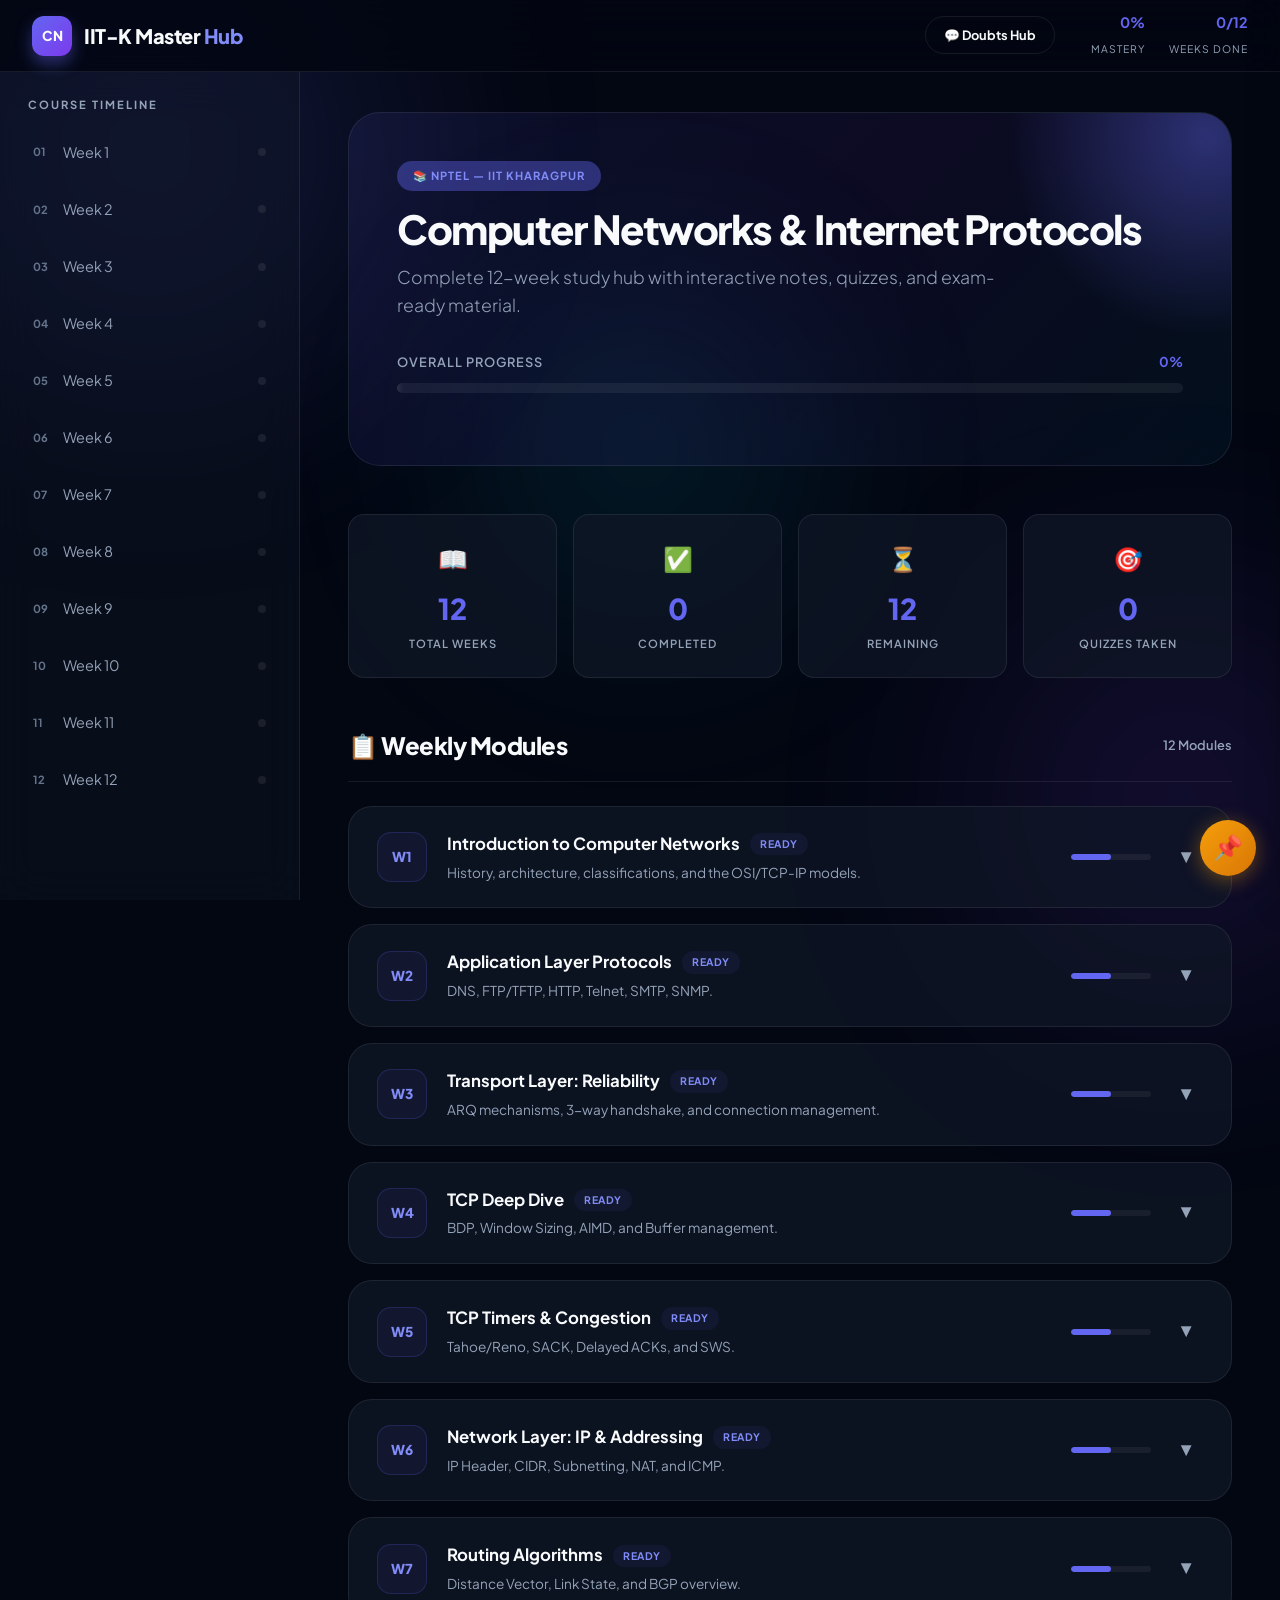
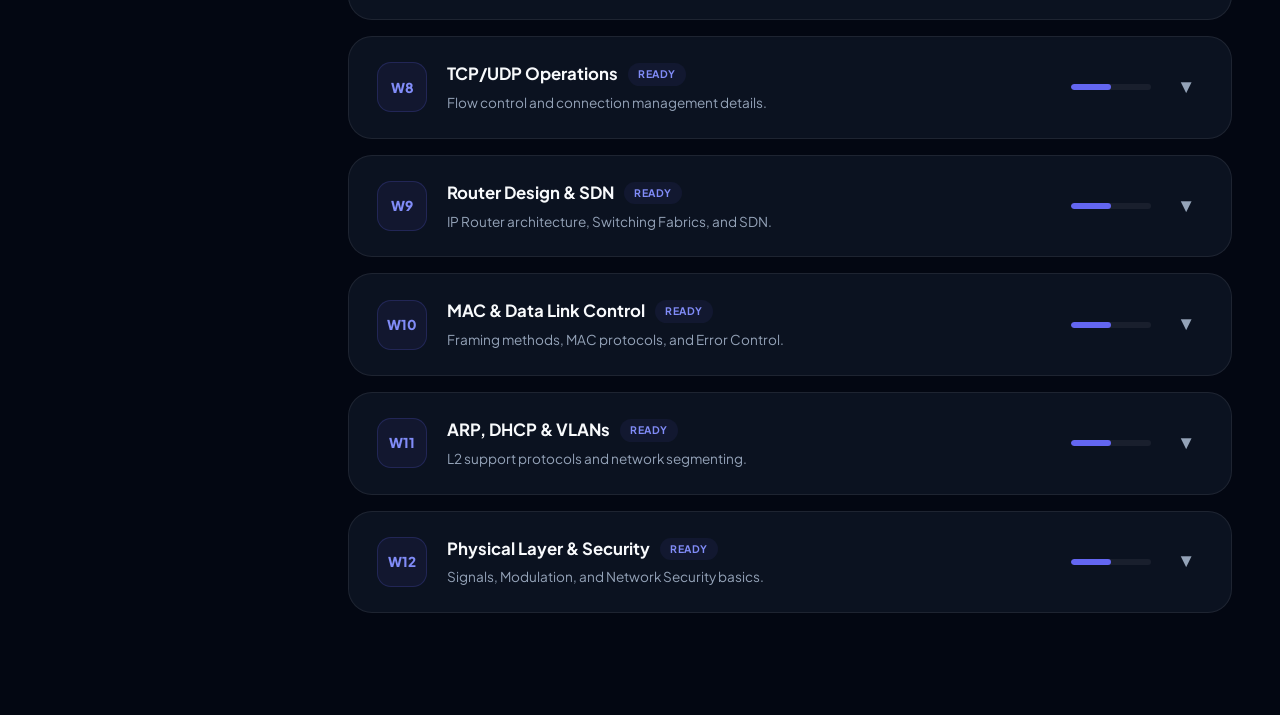
<file: index.html>
<!DOCTYPE html>
<html lang="en">

<head>
    <meta charset="UTF-8">
    <meta name="viewport" content="width=device-width, initial-scale=1.0">
    <title>NPTEL Computer Networking — Exam Master Hub</title>
    <meta name="description"
        content="NPTEL Computer Networks & Internet Protocols — IIT Kharagpur. Complete 12-week study hub with notes, quizzes, and exam preparation.">
    <style>
        @import url('https://fonts.googleapis.com/css2?family=Plus+Jakarta+Sans:wght@300;400;500;600;700;800&family=JetBrains+Mono:wght@400;500&display=swap');

        :root {
            --bg: #030712;
            --bg-card: rgba(17, 24, 39, 0.7);
            --bg-card-hover: rgba(24, 32, 50, 0.85);
            --accent: #6366f1;
            --accent-light: #818cf8;
            --accent-glow: rgba(99, 102, 241, 0.4);
            --accent-subtle: rgba(99, 102, 241, 0.08);
            --text: #f8fafc;
            --text-dim: #94a3b8;
            --text-muted: #64748b;
            --border: rgba(255, 255, 255, 0.08);
            --border-hover: rgba(255, 255, 255, 0.15);
            --green: #10b981;
            --green-glow: rgba(16, 185, 129, 0.3);
            --red: #ef4444;
            --gold: #f59e0b;
            --gold-subtle: rgba(245, 158, 11, 0.1);
            --cyan: #06b6d4;
            --glass: blur(20px);
            --font: 'Plus Jakarta Sans', sans-serif;
            --radius-sm: 10px;
            --radius-md: 16px;
            --radius-lg: 24px;
            --radius-xl: 32px;
        }

        * {
            margin: 0;
            padding: 0;
            box-sizing: border-box;
        }

        body {
            font-family: var(--font);
            background: var(--bg);
            color: var(--text);
            min-height: 100vh;
            overflow-x: hidden;
            line-height: 1.6;
        }

        /* ── BACKGROUND ORBS ── */
        .bg-orb {
            position: fixed;
            border-radius: 50%;
            filter: blur(120px);
            z-index: -1;
            opacity: 0.15;
            pointer-events: none;
        }

        .orb-1 {
            width: 500px;
            height: 500px;
            background: var(--accent);
            top: -100px;
            left: -100px;
            animation: orbFloat 20s ease-in-out infinite;
        }

        .orb-2 {
            width: 400px;
            height: 400px;
            background: #7c3aed;
            bottom: -100px;
            right: -100px;
            animation: orbFloat 25s ease-in-out infinite reverse;
        }

        .orb-3 {
            width: 300px;
            height: 300px;
            background: var(--cyan);
            top: 50%;
            left: 50%;
            transform: translate(-50%, -50%);
            animation: orbFloat 30s ease-in-out infinite;
        }

        @keyframes orbFloat {

            0%,
            100% {
                transform: translate(0, 0);
            }

            33% {
                transform: translate(30px, -30px);
            }

            66% {
                transform: translate(-20px, 20px);
            }
        }

        /* ── NAVIGATION ── */
        .nav {
            position: fixed;
            top: 0;
            left: 0;
            width: 100%;
            height: 72px;
            background: rgba(3, 7, 18, 0.85);
            backdrop-filter: var(--glass);
            border-bottom: 1px solid var(--border);
            z-index: 1000;
            display: flex;
            align-items: center;
            justify-content: space-between;
            padding: 0 32px;
        }

        .logo {
            display: flex;
            align-items: center;
            gap: 12px;
            font-weight: 800;
            font-size: 1.25rem;
            letter-spacing: -0.5px;
            cursor: pointer;
        }

        .logo-box {
            width: 40px;
            height: 40px;
            background: linear-gradient(135deg, var(--accent), #7c3aed);
            border-radius: 12px;
            display: flex;
            align-items: center;
            justify-content: center;
            box-shadow: 0 8px 16px var(--accent-glow);
            font-size: 0.85rem;
            font-weight: 800;
        }

        .logo-text span {
            color: var(--accent-light);
        }

        .nav-right {
            display: flex;
            align-items: center;
            gap: 24px;
        }

        .nav-stats {
            display: flex;
            gap: 24px;
        }

        .stat {
            text-align: right;
        }

        .stat-val {
            font-size: 0.9rem;
            font-weight: 700;
            color: var(--accent);
            display: block;
        }

        .stat-label {
            font-size: 0.65rem;
            color: var(--text-dim);
            text-transform: uppercase;
            letter-spacing: 1px;
        }

        /* ── HAMBURGER ── */
        .hamburger {
            display: none;
            width: 42px;
            height: 42px;
            border: 1px solid var(--border);
            border-radius: var(--radius-sm);
            background: transparent;
            cursor: pointer;
            flex-direction: column;
            align-items: center;
            justify-content: center;
            gap: 5px;
        }

        .hamburger span {
            display: block;
            width: 20px;
            height: 2px;
            background: var(--text);
            border-radius: 2px;
            transition: 0.3s;
        }

        .hamburger.active span:nth-child(1) {
            transform: rotate(45deg) translate(5px, 5px);
        }

        .hamburger.active span:nth-child(2) {
            opacity: 0;
        }

        .hamburger.active span:nth-child(3) {
            transform: rotate(-45deg) translate(5px, -5px);
        }

        /* ── LAYOUT ── */
        .layout {
            display: flex;
            margin-top: 72px;
            min-height: calc(100vh - 72px);
        }

        /* ── SIDEBAR ── */
        .sidebar {
            width: 300px;
            position: fixed;
            top: 72px;
            bottom: 0;
            left: 0;
            border-right: 1px solid var(--border);
            padding: 24px 16px;
            overflow-y: auto;
            background: rgba(17, 24, 39, 0.4);
            backdrop-filter: var(--glass);
            z-index: 100;
            transition: transform 0.35s cubic-bezier(0.4, 0, 0.2, 1);
        }

        .sidebar::-webkit-scrollbar {
            width: 4px;
        }

        .sidebar::-webkit-scrollbar-thumb {
            background: var(--border);
            border-radius: 4px;
        }

        .sidebar-label {
            font-size: 0.7rem;
            font-weight: 700;
            color: var(--text-dim);
            text-transform: uppercase;
            letter-spacing: 2px;
            margin: 24px 0 12px 12px;
        }

        .sidebar-label:first-child {
            margin-top: 0;
        }

        .side-item {
            display: flex;
            align-items: center;
            justify-content: space-between;
            padding: 14px 16px;
            border-radius: 14px;
            color: var(--text-dim);
            cursor: pointer;
            transition: 0.3s;
            margin-bottom: 4px;
            border: 1px solid transparent;
            font-size: 0.9rem;
        }

        .side-item:hover {
            background: rgba(255, 255, 255, 0.03);
            color: #fff;
        }

        .side-item.active {
            background: var(--accent-glow);
            color: #fff;
            border-color: rgba(99, 102, 241, 0.2);
            font-weight: 600;
        }

        .side-item.active .dot {
            background: var(--accent);
        }

        .side-item-left {
            display: flex;
            align-items: center;
            gap: 10px;
        }

        .side-num {
            font-size: 0.7rem;
            font-weight: 700;
            color: var(--text-muted);
            min-width: 20px;
        }

        .side-item.active .side-num {
            color: var(--accent-light);
        }

        .dot {
            width: 8px;
            height: 8px;
            border-radius: 50%;
            background: var(--border);
            transition: 0.3s;
        }

        .side-item.done .dot {
            background: var(--green);
            box-shadow: 0 0 10px var(--green);
        }

        /* ── OVERLAY ── */
        .sidebar-overlay {
            display: none;
            position: fixed;
            top: 72px;
            left: 0;
            right: 0;
            bottom: 0;
            background: rgba(0, 0, 0, 0.6);
            z-index: 99;
            backdrop-filter: blur(4px);
        }

        /* ── CONTENT ── */
        .content {
            flex: 1;
            margin-left: 300px;
            padding: 40px 48px 100px;
            max-width: 1100px;
        }

        /* ── HERO SECTION ── */
        .hero-section {
            margin-bottom: 48px;
            padding: 48px;
            background: linear-gradient(135deg, rgba(99, 102, 241, 0.1), rgba(124, 58, 237, 0.08), rgba(6, 182, 212, 0.05));
            border: 1px solid var(--border);
            border-radius: var(--radius-xl);
            position: relative;
            overflow: hidden;
        }

        .hero-section::before {
            content: '';
            position: absolute;
            top: -50%;
            right: -20%;
            width: 400px;
            height: 400px;
            background: radial-gradient(circle, var(--accent-glow), transparent 70%);
            z-index: 0;
        }

        .hero-section>* {
            position: relative;
            z-index: 1;
        }

        .hero-badge {
            display: inline-block;
            padding: 6px 16px;
            background: var(--accent-glow);
            color: var(--accent-light);
            border-radius: 99px;
            font-size: 0.7rem;
            font-weight: 700;
            text-transform: uppercase;
            letter-spacing: 1px;
            margin-bottom: 16px;
        }

        .hero-title {
            font-size: 2.5rem;
            font-weight: 800;
            margin-bottom: 12px;
            letter-spacing: -1.5px;
            line-height: 1.1;
        }

        .hero-subtitle {
            font-size: 1.1rem;
            color: var(--text-dim);
            margin-bottom: 32px;
            font-weight: 300;
            max-width: 600px;
        }

        /* ── OVERALL PROGRESS BAR ── */
        .master-progress {
            margin-bottom: 24px;
        }

        .progress-header {
            display: flex;
            justify-content: space-between;
            align-items: center;
            margin-bottom: 10px;
        }

        .progress-title {
            font-size: 0.8rem;
            font-weight: 600;
            color: var(--text-dim);
            text-transform: uppercase;
            letter-spacing: 1px;
        }

        .progress-value {
            font-size: 0.85rem;
            font-weight: 700;
            color: var(--accent);
        }

        .progress-track {
            width: 100%;
            height: 10px;
            background: rgba(255, 255, 255, 0.06);
            border-radius: 99px;
            overflow: hidden;
            position: relative;
        }

        .progress-fill {
            height: 100%;
            border-radius: 99px;
            transition: width 0.8s cubic-bezier(0.4, 0, 0.2, 1);
            background: linear-gradient(90deg, var(--accent), #7c3aed, var(--cyan));
            background-size: 200% 100%;
            animation: shimmer 3s ease-in-out infinite;
            position: relative;
        }

        .progress-fill::after {
            content: '';
            position: absolute;
            top: 0;
            right: 0;
            width: 20px;
            height: 100%;
            background: rgba(255, 255, 255, 0.3);
            border-radius: 99px;
            filter: blur(4px);
        }

        @keyframes shimmer {
            0% {
                background-position: 200% 0;
            }

            100% {
                background-position: -200% 0;
            }
        }

        /* ── STATS ROW ── */
        .stats-row {
            display: grid;
            grid-template-columns: repeat(4, 1fr);
            gap: 16px;
            margin-bottom: 48px;
        }

        .stat-card {
            background: var(--bg-card);
            border: 1px solid var(--border);
            border-radius: var(--radius-md);
            padding: 24px;
            text-align: center;
            transition: 0.3s;
        }

        .stat-card:hover {
            border-color: var(--border-hover);
            transform: translateY(-2px);
        }

        .stat-card-icon {
            font-size: 1.5rem;
            margin-bottom: 8px;
        }

        .stat-card-value {
            font-size: 1.8rem;
            font-weight: 800;
            color: var(--accent);
            margin-bottom: 4px;
        }

        .stat-card-label {
            font-size: 0.7rem;
            color: var(--text-dim);
            text-transform: uppercase;
            letter-spacing: 1px;
            font-weight: 600;
        }

        /* ── WEEKS SECTION TITLE ── */
        .section-header {
            display: flex;
            align-items: center;
            justify-content: space-between;
            margin-bottom: 24px;
            padding-bottom: 16px;
            border-bottom: 1px solid var(--border);
        }

        .section-title {
            font-size: 1.5rem;
            font-weight: 800;
            letter-spacing: -0.5px;
        }

        .section-count {
            font-size: 0.8rem;
            color: var(--text-dim);
            font-weight: 600;
        }

        /* ── WEEK CARDS GRID ── */
        .weeks-grid {
            display: flex;
            flex-direction: column;
            gap: 16px;
        }

        .week-card {
            background: var(--bg-card);
            border: 1px solid var(--border);
            border-radius: var(--radius-lg);
            overflow: hidden;
            transition: 0.3s;
            cursor: pointer;
            position: relative;
        }

        .week-card:hover {
            border-color: var(--border-hover);
            background: var(--bg-card-hover);
        }

        .week-card.expanded {
            cursor: default;
        }

        .week-card.completed {
            border-left: 3px solid var(--green);
        }

        .week-card.not-available {
            opacity: 0.5;
        }

        /* Week Card Header (always visible) */
        .week-header {
            display: flex;
            align-items: center;
            gap: 20px;
            padding: 24px 28px;
            position: relative;
        }

        .week-number {
            width: 50px;
            height: 50px;
            border-radius: 14px;
            display: flex;
            align-items: center;
            justify-content: center;
            font-weight: 800;
            font-size: 0.85rem;
            flex-shrink: 0;
            transition: 0.3s;
        }

        .week-number.available {
            background: var(--accent-subtle);
            color: var(--accent-light);
            border: 1px solid rgba(99, 102, 241, 0.2);
        }

        .week-number.done {
            background: rgba(16, 185, 129, 0.1);
            color: var(--green);
            border: 1px solid rgba(16, 185, 129, 0.2);
        }

        .week-number.unavailable {
            background: rgba(255, 255, 255, 0.03);
            color: var(--text-muted);
            border: 1px solid var(--border);
        }

        .week-info {
            flex: 1;
            min-width: 0;
        }

        .week-title-row {
            display: flex;
            align-items: center;
            gap: 10px;
            flex-wrap: wrap;
            margin-bottom: 4px;
        }

        .week-name {
            font-size: 1.05rem;
            font-weight: 700;
            white-space: nowrap;
            overflow: hidden;
            text-overflow: ellipsis;
        }

        .week-status-badge {
            display: inline-flex;
            align-items: center;
            gap: 4px;
            padding: 3px 10px;
            border-radius: 99px;
            font-size: 0.65rem;
            font-weight: 700;
            text-transform: uppercase;
            letter-spacing: 0.5px;
            flex-shrink: 0;
        }

        .badge-completed {
            background: rgba(16, 185, 129, 0.12);
            color: var(--green);
        }

        .badge-available {
            background: var(--accent-subtle);
            color: var(--accent-light);
        }

        .badge-unavailable {
            background: rgba(255, 255, 255, 0.04);
            color: var(--text-muted);
        }

        .week-desc {
            font-size: 0.85rem;
            color: var(--text-dim);
            white-space: nowrap;
            overflow: hidden;
            text-overflow: ellipsis;
        }

        /* Week mini progress */
        .week-mini-progress {
            width: 80px;
            height: 6px;
            background: rgba(255, 255, 255, 0.06);
            border-radius: 99px;
            overflow: hidden;
            flex-shrink: 0;
        }

        .week-mini-fill {
            height: 100%;
            border-radius: 99px;
            transition: width 0.5s ease;
        }

        .week-mini-fill.done {
            background: var(--green);
            width: 100%;
        }

        .week-mini-fill.partial {
            background: var(--accent);
            width: 50%;
        }

        .week-mini-fill.none {
            background: transparent;
            width: 0%;
        }

        /* Expand arrow */
        .week-arrow {
            width: 32px;
            height: 32px;
            border-radius: 8px;
            display: flex;
            align-items: center;
            justify-content: center;
            color: var(--text-dim);
            transition: 0.3s;
            flex-shrink: 0;
            font-size: 0.9rem;
        }

        .week-card.expanded .week-arrow {
            transform: rotate(180deg);
            color: var(--accent);
        }

        /* Week Card Body (expandable) */
        .week-body {
            max-height: 0;
            overflow: hidden;
            transition: max-height 0.45s cubic-bezier(0.4, 0, 0.2, 1);
        }

        .week-card.expanded .week-body {
            max-height: 1000px;
        }

        .week-body-inner {
            padding: 0 28px 28px;
            border-top: 1px solid var(--border);
            padding-top: 24px;
        }

        /* ── RESOURCES IN WEEK BODY ── */
        .res-grid {
            display: grid;
            grid-template-columns: 1fr 1fr;
            gap: 14px;
            margin-bottom: 24px;
        }

        .res-item {
            background: rgba(255, 255, 255, 0.02);
            border: 1px solid var(--border);
            border-radius: var(--radius-md);
            padding: 20px;
            display: flex;
            align-items: center;
            gap: 16px;
            cursor: pointer;
            transition: 0.3s;
            text-decoration: none;
            color: inherit;
        }

        .res-item:hover {
            border-color: var(--accent);
            background: rgba(255, 255, 255, 0.05);
            transform: translateY(-2px);
        }

        .res-item.disabled {
            pointer-events: none;
            opacity: 0.4;
        }

        .res-icon {
            width: 48px;
            height: 48px;
            border-radius: 12px;
            display: flex;
            align-items: center;
            justify-content: center;
            font-size: 1.3rem;
            flex-shrink: 0;
        }

        .res-icon.notes {
            background: rgba(99, 102, 241, 0.1);
            color: var(--accent);
        }

        .res-icon.slides {
            background: var(--gold-subtle);
            color: var(--gold);
        }

        .res-info h4 {
            margin-bottom: 2px;
            font-weight: 700;
            font-size: 0.9rem;
        }

        .res-info p {
            font-size: 0.78rem;
            color: var(--text-dim);
        }

        /* ── TOPICS ── */
        .topics-section {
            margin-bottom: 24px;
        }

        .topics-label {
            font-size: 0.75rem;
            font-weight: 700;
            color: var(--text-dim);
            text-transform: uppercase;
            letter-spacing: 1.5px;
            margin-bottom: 12px;
        }

        .topics-list {
            display: flex;
            flex-wrap: wrap;
            gap: 8px;
            list-style: none;
        }

        .topic-tag {
            display: inline-flex;
            align-items: center;
            gap: 6px;
            padding: 6px 14px;
            background: rgba(255, 255, 255, 0.03);
            border: 1px solid var(--border);
            border-radius: 99px;
            font-size: 0.78rem;
            color: var(--text-dim);
            transition: 0.2s;
        }

        .topic-tag::before {
            content: '';
            width: 5px;
            height: 5px;
            background: var(--accent);
            border-radius: 50%;
            opacity: 0.6;
        }

        /* ── ACTION BUTTONS ── */
        .week-actions {
            display: flex;
            gap: 12px;
            flex-wrap: wrap;
        }

        .btn {
            display: inline-flex;
            align-items: center;
            gap: 10px;
            padding: 14px 24px;
            border-radius: var(--radius-md);
            font-weight: 700;
            cursor: pointer;
            transition: 0.3s;
            border: none;
            font-family: inherit;
            font-size: 0.88rem;
            text-decoration: none;
        }

        .btn-primary {
            background: var(--accent);
            color: #fff;
            box-shadow: 0 6px 20px var(--accent-glow);
        }

        .btn-primary:hover {
            background: var(--accent-light);
            transform: translateY(-2px);
            box-shadow: 0 10px 28px var(--accent-glow);
        }

        .btn-outline {
            background: transparent;
            border: 1px solid var(--border);
            color: var(--text);
        }

        .btn-outline:hover {
            background: var(--border);
        }

        .btn-green {
            background: rgba(16, 185, 129, 0.12);
            border: 1px solid rgba(16, 185, 129, 0.3);
            color: var(--green);
        }

        .btn-green:hover {
            background: rgba(16, 185, 129, 0.2);
        }

        .btn-sm {
            padding: 10px 18px;
            font-size: 0.8rem;
        }

        /* ── NOT AVAILABLE STATE ── */
        .not-available-msg {
            display: flex;
            align-items: center;
            gap: 12px;
            padding: 16px 20px;
            background: rgba(255, 255, 255, 0.02);
            border: 1px dashed rgba(255, 255, 255, 0.1);
            border-radius: var(--radius-md);
            color: var(--text-muted);
            font-size: 0.85rem;
            margin-bottom: 24px;
        }

        .not-available-msg .na-icon {
            font-size: 1.3rem;
            flex-shrink: 0;
        }

        /* ── VIEW MODES ── */
        .view-syllabus .quiz-view, .view-syllabus .doubts-view {
            display: none;
        }

        .view-quiz .syllabus-view, .view-quiz .doubts-view {
            display: none;
        }

        .view-doubts .syllabus-view, .view-doubts .quiz-view {
            display: none;
        }

        .quiz-card {
            background: var(--bg-card);
            border-radius: var(--radius-xl);
            padding: 60px 40px;
            border: 1px solid var(--border);
            position: relative;
            overflow: hidden;
        }

        .quiz-header {
            display: flex;
            justify-content: space-between;
            align-items: center;
            margin-bottom: 40px;
        }

        .quiz-count {
            font-size: 0.8rem;
            font-weight: 800;
            color: var(--accent);
            text-transform: uppercase;
            letter-spacing: 2px;
        }

        .quiz-close {
            font-size: 1.5rem;
            cursor: pointer;
            opacity: 0.5;
            transition: 0.3s;
        }

        .quiz-close:hover {
            opacity: 1;
        }

        .q-text {
            font-size: 1.6rem;
            font-weight: 700;
            line-height: 1.4;
            margin-bottom: 48px;
        }

        .q-text code {
            font-family: 'JetBrains Mono', monospace;
            background: rgba(255, 255, 255, 0.1);
            padding: 2px 6px;
            border-radius: 4px;
            color: var(--accent);
        }

        .options-list {
            display: grid;
            gap: 14px;
        }

        .option-btn {
            width: 100%;
            text-align: left;
            padding: 20px 28px;
            background: rgba(255, 255, 255, 0.03);
            border: 1px solid var(--border);
            border-radius: 18px;
            color: inherit;
            font-size: 1.05rem;
            cursor: pointer;
            transition: 0.3s;
            font-family: inherit;
        }

        .option-btn:hover:not(.disabled) {
            background: rgba(255, 255, 255, 0.08);
            border-color: rgba(255, 255, 255, 0.2);
        }

        .option-btn.correct {
            background: rgba(16, 185, 129, 0.15);
            border-color: var(--green);
            color: var(--green);
            font-weight: 600;
        }

        .option-btn.wrong {
            background: rgba(239, 68, 68, 0.15);
            border-color: var(--red);
            color: var(--red);
            font-weight: 600;
        }

        .option-btn.disabled {
            pointer-events: none;
            opacity: 0.9;
        }

        .quiz-input {
            width: 100%;
            padding: 18px 24px;
            background: rgba(255, 255, 255, 0.03);
            border: 1px solid var(--border);
            border-radius: 18px;
            color: #fff;
            font-family: inherit;
            font-size: 1.1rem;
            margin-bottom: 24px;
            outline: none;
            transition: 0.3s;
        }

        .quiz-input:focus {
            border-color: var(--accent);
            background: rgba(255, 255, 255, 0.06);
        }

        .quiz-textarea {
            min-height: 140px;
            resize: vertical;
        }

        .feedback-box {
            margin-top: 40px;
            padding: 32px;
            background: rgba(255, 255, 255, 0.02);
            border: 1px solid var(--border);
            border-radius: var(--radius-lg);
            display: none;
            animation: slideUp 0.5s ease;
        }

        .feedback-box.visible {
            display: block;
        }

        .fb-status {
            font-weight: 800;
            margin-bottom: 10px;
            font-size: 1.1rem;
            text-transform: uppercase;
            letter-spacing: 1px;
        }

        .fb-explanation {
            font-size: 1rem;
            color: var(--text-dim);
        }

        .fb-explanation code {
            font-family: 'JetBrains Mono', monospace;
            background: rgba(255, 255, 255, 0.1);
            padding: 2px 6px;
            border-radius: 4px;
            color: var(--accent);
        }

        @keyframes slideUp {
            from {
                opacity: 0;
                transform: translateY(20px);
            }

            to {
                opacity: 1;
                transform: translateY(0);
            }
        }

        .score-view {
            text-align: center;
            padding: 40px;
        }

        .score-circle {
            width: 150px;
            height: 150px;
            border-radius: 50%;
            border: 8px solid var(--accent);
            display: flex;
            align-items: center;
            justify-content: center;
            font-size: 3rem;
            font-weight: 800;
            margin: 0 auto 32px;
            color: var(--accent);
            box-shadow: 0 0 30px var(--accent-glow);
        }

        /* ── MOBILE BOTTOM BAR ── */
        .mobile-bottom-bar {
            display: none;
            position: fixed;
            bottom: 0;
            left: 0;
            right: 0;
            height: 64px;
            background: rgba(3, 7, 18, 0.95);
            backdrop-filter: var(--glass);
            border-top: 1px solid var(--border);
            z-index: 1000;
            padding: 0 16px;
            justify-content: space-around;
            align-items: center;
        }

        .bottom-btn {
            display: flex;
            flex-direction: column;
            align-items: center;
            gap: 4px;
            background: none;
            border: none;
            color: var(--text-dim);
            cursor: pointer;
            font-family: inherit;
            font-size: 0.6rem;
            font-weight: 600;
            text-transform: uppercase;
            letter-spacing: 0.5px;
            padding: 8px 12px;
            border-radius: 10px;
            transition: 0.2s;
        }

        .bottom-btn:hover,
        .bottom-btn.active {
            color: var(--accent);
            background: var(--accent-subtle);
        }

        .bottom-btn-icon {
            font-size: 1.2rem;
        }

        /* ═══════════════════════════
           RESPONSIVE BREAKPOINTS
           ═══════════════════════════ */

        /* Tablet: 768px - 1024px */
        @media (max-width: 1024px) {
            .sidebar {
                transform: translateX(-100%);
            }

            .sidebar.open {
                transform: translateX(0);
            }

            .sidebar-overlay.visible {
                display: block;
            }

            .content {
                margin-left: 0;
                padding: 32px 24px 100px;
            }

            .hamburger {
                display: flex;
            }

            .nav-stats {
                display: none;
            }

            .hero-title {
                font-size: 2rem;
            }

            .hero-section {
                padding: 32px;
            }

            .stats-row {
                grid-template-columns: repeat(2, 1fr);
            }

            .mobile-bottom-bar {
                display: flex;
            }
        }

        /* Mobile: < 640px */
        @media (max-width: 640px) {
            .nav {
                padding: 0 16px;
                height: 60px;
            }

            .logo-box {
                width: 34px;
                height: 34px;
                font-size: 0.75rem;
            }

            .logo-text {
                font-size: 1rem;
            }

            .layout {
                margin-top: 60px;
            }

            .sidebar {
                top: 60px;
                width: 280px;
            }

            .content {
                padding: 20px 16px 100px;
            }

            .hero-section {
                padding: 24px 20px;
                border-radius: var(--radius-md);
                margin-bottom: 32px;
            }

            .hero-badge {
                font-size: 0.6rem;
                padding: 4px 12px;
            }

            .hero-title {
                font-size: 1.6rem;
                letter-spacing: -1px;
            }

            .hero-subtitle {
                font-size: 0.9rem;
                margin-bottom: 24px;
            }

            .master-progress {
                margin-bottom: 20px;
            }

            .stats-row {
                grid-template-columns: repeat(2, 1fr);
                gap: 10px;
                margin-bottom: 32px;
            }

            .stat-card {
                padding: 16px 12px;
                border-radius: var(--radius-sm);
            }

            .stat-card-icon {
                font-size: 1.2rem;
                margin-bottom: 4px;
            }

            .stat-card-value {
                font-size: 1.4rem;
            }

            .stat-card-label {
                font-size: 0.6rem;
            }

            .section-header {
                margin-bottom: 16px;
                padding-bottom: 12px;
            }

            .section-title {
                font-size: 1.2rem;
            }

            .weeks-grid {
                gap: 12px;
            }

            .week-header {
                padding: 18px 16px;
                gap: 14px;
            }

            .week-number {
                width: 42px;
                height: 42px;
                border-radius: 10px;
                font-size: 0.75rem;
            }

            .week-name {
                font-size: 0.9rem;
            }

            .week-desc {
                font-size: 0.75rem;
            }

            .week-mini-progress {
                width: 50px;
            }

            .week-status-badge {
                font-size: 0.55rem;
                padding: 2px 8px;
            }

            .week-body-inner {
                padding: 0 16px 20px;
                padding-top: 20px;
            }

            .res-grid {
                grid-template-columns: 1fr;
                gap: 10px;
                margin-bottom: 20px;
            }

            .res-item {
                padding: 16px;
                gap: 12px;
            }

            .res-icon {
                width: 40px;
                height: 40px;
                font-size: 1.1rem;
            }

            .res-info h4 {
                font-size: 0.82rem;
            }

            .res-info p {
                font-size: 0.7rem;
            }

            .topics-list {
                gap: 6px;
            }

            .topic-tag {
                padding: 5px 10px;
                font-size: 0.7rem;
            }

            .week-actions {
                gap: 8px;
            }

            .btn {
                padding: 12px 18px;
                font-size: 0.8rem;
                gap: 8px;
            }

            .btn-sm {
                padding: 8px 14px;
                font-size: 0.72rem;
            }

            /* Quiz mobile */
            .quiz-card {
                padding: 32px 20px;
                border-radius: var(--radius-md);
            }

            .q-text {
                font-size: 1.15rem;
                margin-bottom: 32px;
            }

            .option-btn {
                padding: 16px 20px;
                font-size: 0.9rem;
                border-radius: 14px;
            }

            .quiz-input {
                padding: 14px 18px;
                font-size: 0.95rem;
            }

            .score-circle {
                width: 120px;
                height: 120px;
                font-size: 2.2rem;
                border-width: 6px;
            }

            .mobile-bottom-bar {
                height: 56px;
            }
        }

        /* Very small phones */
        @media (max-width: 380px) {
            .hero-title {
                font-size: 1.35rem;
            }

            .stats-row {
                grid-template-columns: 1fr 1fr;
                gap: 8px;
            }

            .week-header {
                gap: 10px;
                padding: 14px 12px;
            }

            .week-number {
                width: 36px;
                height: 36px;
                font-size: 0.65rem;
            }

            .week-mini-progress {
                display: none;
            }
        }
    </style>
</head>

<body class="view-syllabus">

    <div class="bg-orb orb-1"></div>
    <div class="bg-orb orb-2"></div>
    <div class="bg-orb orb-3"></div>

    <!-- ══ NAVIGATION ══ -->
    <nav class="nav" id="navbar">
        <div class="logo" onclick="goHome()">
            <div class="logo-box">CN</div>
            <div class="logo-text">IIT-K Master <span>Hub</span></div>
        </div>
        <div class="nav-right">
            <button class="btn btn-outline btn-sm" onclick="showDoubtsView()" style="border-radius:99px; margin-right: 12px">💬 Doubts Hub</button>
            <div class="nav-stats">
                <div class="stat">
                    <span class="stat-val" id="globalProgress">0%</span>
                    <span class="stat-label">Mastery</span>
                </div>
                <div class="stat">
                    <span class="stat-val" id="completedCount">0/12</span>
                    <span class="stat-label">Weeks Done</span>
                </div>
            </div>
            <button class="hamburger" id="hamburgerBtn" onclick="toggleSidebar()" aria-label="Toggle Menu">
                <span></span><span></span><span></span>
            </button>
        </div>
    </nav>

    <!-- ══ SIDEBAR OVERLAY (mobile) ══ -->
    <div class="sidebar-overlay" id="sidebarOverlay" onclick="closeSidebar()"></div>

    <div class="layout">
        <!-- ══ SIDEBAR ══ -->
        <aside class="sidebar" id="sidebar">
            <div class="sidebar-label">Course Timeline</div>
            <div id="sidebarMenu"></div>
        </aside>

        <!-- ══ MAIN CONTENT ══ -->
        <main class="content">
            <div class="syllabus-view" id="syllabusView">
                <!-- HERO -->
                <div class="hero-section">
                    <div class="hero-badge">📚 NPTEL — IIT Kharagpur</div>
                    <h1 class="hero-title" id="heroTitle">Computer Networks & Internet Protocols</h1>
                    <p class="hero-subtitle">Complete 12-week study hub with interactive notes, quizzes, and exam-ready
                        material.</p>
                    <div class="master-progress">
                        <div class="progress-header">
                            <span class="progress-title">Overall Progress</span>
                            <span class="progress-value" id="progressPercent">0%</span>
                        </div>
                        <div class="progress-track">
                            <div class="progress-fill" id="progressBar" style="width: 0%"></div>
                        </div>
                    </div>
                </div>

                <!-- STATS -->
                <div class="stats-row" id="statsRow">
                    <div class="stat-card">
                        <div class="stat-card-icon">📖</div>
                        <div class="stat-card-value" id="statTotalWeeks">12</div>
                        <div class="stat-card-label">Total Weeks</div>
                    </div>
                    <div class="stat-card">
                        <div class="stat-card-icon">✅</div>
                        <div class="stat-card-value" id="statCompleted">0</div>
                        <div class="stat-card-label">Completed</div>
                    </div>
                    <div class="stat-card">
                        <div class="stat-card-icon">⏳</div>
                        <div class="stat-card-value" id="statRemaining">12</div>
                        <div class="stat-card-label">Remaining</div>
                    </div>
                    <div class="stat-card">
                        <div class="stat-card-icon">🎯</div>
                        <div class="stat-card-value" id="statQuizzes">0</div>
                        <div class="stat-card-label">Quizzes Taken</div>
                    </div>
                </div>

                <!-- WEEKS SECTIONS -->
                <div class="section-header">
                    <h2 class="section-title">📋 Weekly Modules</h2>
                    <span class="section-count" id="sectionCount">12 Modules</span>
                </div>
                <div class="weeks-grid" id="weeksGrid"></div>
            </div>

            <div class="quiz-view" id="quizView">
                <div class="quiz-card" id="quizCard"></div>
            </div>

            <div class="doubts-view" id="doubtsView" style="margin-top: 32px;">
                <!-- Rendered by doubts.js -->
            </div>
        </main>
    </div>

    <!-- ══ MOBILE BOTTOM BAR ══ -->
    <div class="mobile-bottom-bar" id="mobileBar">
        <button class="bottom-btn active" onclick="showAllWeeks()">
            <span class="bottom-btn-icon">🏠</span>
            Home
        </button>
        <button class="bottom-btn" onclick="showDoubtsView()">
            <span class="bottom-btn-icon">💭</span>
            Doubts
        </button>
        <button class="bottom-btn" onclick="toggleSidebar()">
            <span class="bottom-btn-icon">📑</span>
            Navigate
        </button>
    </div>

    <script>
        // ═══════════════════════════════════════
        //  DATA
        // ═══════════════════════════════════════
        const WEEKS_DATA = [
            {
                id: 1, title: "Introduction to Computer Networks",
                desc: "History, architecture, classifications, and the OSI/TCP-IP models.",
                notes: "cn_week1_notes.html", slides: "Week-01.pdf",
                topics: ["Layering Protocols", "Circuit vs Packet Switching", "OSI 7-Layer Model", "Internet History"],
                questions: [
                    { t: 'mcq', diff: 'easy', q: "Which layer of the OSI model is responsible for routing packets across multiple networks?", options: ["Data Link Layer", "Network Layer", "Transport Layer", "Session Layer"], ans: 1, exp: "The Network Layer (Layer 3) handles logical addressing and routing — deciding the path a packet takes." },
                    { t: 'mcq', diff: 'easy', q: "What does 'protocol' consist of? Choose the three key elements.", options: ["Syntax, Semantics, Timing", "Speed, Size, Security", "Hardware, Software, Firmware", "Encoding, Decoding, Routing"], ans: 0, exp: "A protocol has three elements — Syntax (format), Semantics (meaning), and Timing (speed matching)." },
                    { t: 'mcq', diff: 'easy', q: "Which device operates at Layer 1 (Physical Layer) and simply regenerates signals?", options: ["Switch", "Bridge", "Hub", "Router"], ans: 2, exp: "A Hub operates at Layer 1. It just regenerates and broadcasts bits on all ports." },
                    { t: 'tf', diff: 'easy', q: "A router operates at the Network Layer (Layer 3) of the OSI model.", ans: true, exp: "TRUE. A router inspects the IP header (Layer 3) to make forwarding decisions." },
                    { t: 'fib', diff: 'easy', q: "The three elements of a protocol are: Syntax, ________, and Timing.", ans: "Semantics", exp: "Protocol = Syntax + Semantics + Timing. Remember SST." },
                    { t: 'mcq', diff: 'med', q: "In circuit switching, before data transfer begins:", options: ["Packets are independently routed", "A dedicated path is established end-to-end", "Store-and-forward is used", "Virtual IDs used"], ans: 1, exp: "Circuit switching requires a dedicated path established in the setup phase." },
                    { t: 'sa', diff: 'hard', q: "What was the primary contribution of ARPANET to modern networking?", ans: "Packet Switching", exp: "ARPANET (1969) pioneered store-and-forward packet switching, the foundation of the internet." }
                ]
            },
            {
                id: 2, title: "Application Layer Protocols",
                desc: "DNS, FTP/TFTP, HTTP, Telnet, SMTP, SNMP.",
                notes: "cn_week2_notes.html", slides: "Week-02.pdf",
                topics: ["DNS Hierarchy", "FTP Active/Passive", "HTTP Status Codes", "MIME"],
                questions: [
                    { t: 'mcq', q: "DNS record type that maps hostname to IPv4 address?", options: ["AAAA", "NS", "MX", "A"], ans: 3, exp: "A record = hostname → IPv4. AAAA = hostname → IPv6." },
                    { t: 'tf', q: "HTTP is a stateless protocol.", ans: true, exp: "TRUE. Each request is independent. Cookies manage state." },
                    { t: 'fib', q: "HTTP status code for 'Not Found' is ________.", ans: "404", exp: "404 means the resource does not exist." }
                ]
            },
            {
                id: 3, title: "Transport Layer: Reliability",
                desc: "ARQ mechanisms, 3-way handshake, and connection management.",
                notes: "cn_week3_notes.html", slides: "Week-03.pdf",
                topics: ["Stop-and-Wait", "Go-Back-N", "Selective Repeat", "Piggybacking"],
                questions: [
                    { t: 'mcq', q: "In GBN with 3-bit seq numbers, max window size is:", options: ["8", "7", "4", "6"], ans: 1, exp: "GBN: W <= 2^n - 1. So 8-1=7." },
                    { t: 'tf', q: "TCP 3WHS exchange SYN bits in the first 2 messages.", ans: true, exp: "TRUE. SYN, then SYN+ACK." }
                ]
            },
            {
                id: 4, title: "TCP Deep Dive",
                desc: "BDP, Window Sizing, AIMD, and Buffer management.",
                notes: "cn_week4_notes.html", slides: "Week-04.pdf",
                topics: ["BDP formula", "AIMD Fairness", "Congestion Collapse", "TCP Flags"],
                questions: [
                    { t: 'mcq', q: "AIMD stands for:", options: ["Additive Increase Multiplicative Decrease", "Auto Increase Max Decrease", "Adaptive Internet Mgmt", "Additive Increase Max Drop"], ans: 0, exp: "AIMD is the core congestion control mechanism." },
                    { t: 'num', q: "If TCP HLEN is 6, what is the header size in bytes?", ans: "24", exp: "6 * 4 = 24 bytes." }
                ]
            },
            {
                id: 5, title: "TCP Timers & Congestion",
                desc: "Tahoe/Reno, SACK, Delayed ACKs, and SWS.",
                notes: "cn_week5_notes.html", slides: "Week-05.pdf",
                topics: ["Fast Retransmit", "Karn's Algorithm", "Jacobson's RTO", "Nagle Algorithm"],
                questions: [
                    { t: 'mcq', q: "TCP Reno's response to 3 DupACKs?", options: ["Drop to 1 MSS", "Fast Recovery to ssthresh", "Half ssthresh, stay at cwnd", "Timeout"], ans: 1, exp: "Reno enters Fast Recovery, skipping the slow start restart if possible." },
                    { t: 'tf', q: "Nagle's algorithm buffers small segments until an ACK arrives.", ans: true, exp: "TRUE. This reduces the number of tiny segments." }
                ]
            },
            {
                id: 6, title: "Network Layer: IP & Addressing",
                desc: "IP Header, CIDR, Subnetting, NAT, and ICMP.",
                notes: "cn_week6_notes.html", slides: "Week-06.pdf",
                topics: ["IP Header IHL", "TTL Logic", "LPM", "PAT"],
                questions: [
                    { t: 'num', q: "Usable hosts in /26 subnet?", ans: "62", exp: "2^6 - 2 = 62." },
                    { t: 'fib', q: "Field in IP header that prevents infinite loops is ________.", ans: "TTL", exp: "Time To Live is decremented at each hop." }
                ]
            },
            {
                id: 7, title: "Routing Algorithms",
                desc: "Distance Vector, Link State, and BGP overview.",
                notes: "cn_week7_notes.html", slides: "Week-07.pdf",
                topics: ["Bellman-Ford", "Dijkstra", "RIP", "OSPF"],
                questions: [
                    { t: 'mcq', q: "Which routing algorithm suffers from 'Count to Infinity'?", options: ["Dijkstra", "Bellman-Ford", "BGP", "Static"], ans: 1, exp: "Distance Vector algorithms like Bellman-Ford have slow convergence for 'bad news'." }
                ]
            },
            {
                id: 8, title: "TCP/UDP Operations",
                desc: "Flow control and connection management details.",
                notes: "cn_week8_notes.html", slides: "Week-08.pdf",
                topics: ["Socket Pairs", "UDP Header", "TCP Checksum", "State Diagram"],
                questions: [
                    { t: 'fib', q: "Size of UDP header in bytes is ________.", ans: "8", exp: "Source, Dest, Length, Checksum (2 bytes each)." }
                ]
            },
            {
                id: 9, title: "Router Design & SDN",
                desc: "IP Router architecture, Switching Fabrics, and SDN.",
                notes: "cn_week9_notes.html", slides: "Week-09.pdf",
                topics: ["Lookup Engine", "Shared Memory Fabric", "Crossbar Fabric", "OpenFlow"],
                questions: [
                    { t: 'mcq', q: "Which switching fabric has NO contention for different outputs?", options: ["Bus", "Shared Memory", "Crossbar", "Multistage"], ans: 2, exp: "Crossbar fabrics allow multiple paths as long as outputs differ." }
                ]
            },
            {
                id: 10, title: "MAC & Data Link Control",
                desc: "Framing methods, MAC protocols, and Error Control.",
                notes: "cn_week10_notes.html", slides: "Week-10.pdf",
                topics: ["Bit/Byte Stuffing", "ALOHA Efficiency", "CSMA/CD", "Parity/CRC"],
                questions: [
                    { t: 'tf', q: "Pure ALOHA efficiency is exactly 18.4%.", ans: true, exp: "TRUE. Peak efficiency is 1/(2e)." }
                ]
            },
            {
                id: 11, title: "ARP, DHCP & VLANs",
                desc: "L2 support protocols and network segmenting.",
                notes: "cn_week11_notes.html", slides: "Week-11.pdf",
                topics: ["ARP Mapping", "DHCP DORA", "STP loop prevention", "Tagged VLANs"],
                questions: [
                    { t: 'mcq', q: "DHCP message for server to offer IP?", options: ["Discover", "Offer", "Request", "ACK"], ans: 1, exp: "Offer is the 2nd step in DORA." }
                ]
            },
            {
                id: 12, title: "Physical Layer & Security",
                desc: "Signals, Modulation, and Network Security basics.",
                notes: "cn_week12_notes.html", slides: "Week-12.pdf",
                topics: ["Nyquist/Shannon", "Manchester Encoding", "QAM", "RSA/Firewalls"],
                questions: [
                    { t: 'fib', q: "Manchester encoding transition happens at ________ of bit.", ans: "middle", exp: "Mid-bit transition for synchronization." }
                ]
            }
        ];

        // ═══════════════════════════════════════
        //  STATE
        // ═══════════════════════════════════════
        let state = {
            currentWeek: -1, // -1 = home view
            expandedWeek: -1,
            completedWeeks: JSON.parse(localStorage.getItem('cn_completed')) || [],
            quizzesTaken: parseInt(localStorage.getItem('cn_quizzes') || '0'),
            quizActive: false, quizIndex: 0, quizScore: 0, quizFinished: false
        };

        const saveState = () => {
            localStorage.setItem('cn_completed', JSON.stringify(state.completedWeeks));
            localStorage.setItem('cn_quizzes', state.quizzesTaken.toString());
            updateAllStats();
        };

        // ═══════════════════════════════════════
        //  UI UPDATES
        // ═══════════════════════════════════════
        const updateAllStats = () => {
            const count = state.completedWeeks.length;
            const percent = Math.round((count / 12) * 100);

            // Nav stats
            document.getElementById('completedCount').innerText = `${count}/12`;
            document.getElementById('globalProgress').innerText = `${percent}%`;

            // Hero progress
            document.getElementById('progressPercent').innerText = `${percent}%`;
            document.getElementById('progressBar').style.width = `${percent}%`;

            // Stat cards
            document.getElementById('statCompleted').innerText = count;
            document.getElementById('statRemaining').innerText = 12 - count;
            document.getElementById('statQuizzes').innerText = state.quizzesTaken;
        };

        // ═══════════════════════════════════════
        //  SIDEBAR
        // ═══════════════════════════════════════
        const renderSidebar = () => {
            document.getElementById('sidebarMenu').innerHTML = WEEKS_DATA.map((w, i) => `
                <div class="side-item ${state.expandedWeek === i ? 'active' : ''} ${state.completedWeeks.includes(w.id) ? 'done' : ''}" onclick="expandWeek(${i}); closeSidebar();">
                    <div class="side-item-left">
                        <span class="side-num">${String(w.id).padStart(2, '0')}</span>
                        <span>Week ${w.id}</span>
                    </div>
                    <div class="dot"></div>
                </div>`).join('');
        };

        // ═══════════════════════════════════════
        //  SIDEBAR TOGGLE (mobile)
        // ═══════════════════════════════════════
        const toggleSidebar = () => {
            const sidebar = document.getElementById('sidebar');
            const overlay = document.getElementById('sidebarOverlay');
            const btn = document.getElementById('hamburgerBtn');
            const isOpen = sidebar.classList.contains('open');
            if (isOpen) { closeSidebar(); } else {
                sidebar.classList.add('open');
                overlay.classList.add('visible');
                btn.classList.add('active');
            }
        };
        const closeSidebar = () => {
            document.getElementById('sidebar').classList.remove('open');
            document.getElementById('sidebarOverlay').classList.remove('visible');
            document.getElementById('hamburgerBtn').classList.remove('active');
        };

        // ═══════════════════════════════════════
        //  WEEK CARDS RENDERING
        // ═══════════════════════════════════════
        const renderWeeksGrid = () => {
            const grid = document.getElementById('weeksGrid');
            grid.innerHTML = WEEKS_DATA.map((w, i) => {
                const isDone = state.completedWeeks.includes(w.id);
                const isExpanded = state.expandedWeek === i;
                const hasNotes = w.notes ? true : false;
                const hasSlides = w.slides ? true : false;
                const isAvailable = hasNotes || hasSlides;

                let statusBadge = '';
                let numberClass = 'available';
                let cardClass = '';
                let fillClass = 'none';

                if (isDone) {
                    statusBadge = '<span class="week-status-badge badge-completed">✓ Done</span>';
                    numberClass = 'done';
                    cardClass = 'completed';
                    fillClass = 'done';
                } else if (isAvailable) {
                    statusBadge = '<span class="week-status-badge badge-available">Ready</span>';
                    numberClass = 'available';
                    fillClass = 'partial';
                } else {
                    statusBadge = '<span class="week-status-badge badge-unavailable">Coming Soon</span>';
                    numberClass = 'unavailable';
                    cardClass = 'not-available';
                    fillClass = 'none';
                }

                const topicsHtml = w.topics.map(t => `<li class="topic-tag">${t}</li>`).join('');

                let resourcesHtml = '';
                if (isAvailable) {
                    resourcesHtml = `<div class="res-grid">`;
                    if (hasNotes) {
                        resourcesHtml += `<a href="${w.notes}" target="_blank" class="res-item" id="week${w.id}-notes">
                            <div class="res-icon notes">📄</div>
                            <div class="res-info"><h4>Study Notes</h4><p>Exam-ready key concepts</p></div>
                        </a>`;
                    } else {
                        resourcesHtml += `<div class="res-item disabled">
                            <div class="res-icon notes">📄</div>
                            <div class="res-info"><h4>Notes</h4><p>Not available yet</p></div>
                        </div>`;
                    }
                    if (hasSlides) {
                        resourcesHtml += `<a href="${w.slides}" target="_blank" class="res-item" id="week${w.id}-slides">
                            <div class="res-icon slides">📊</div>
                            <div class="res-info"><h4>Lecture Slides</h4><p>Official PDF slides</p></div>
                        </a>`;
                    } else {
                        resourcesHtml += `<div class="res-item disabled">
                            <div class="res-icon slides">📊</div>
                            <div class="res-info"><h4>Slides</h4><p>Not available yet</p></div>
                        </div>`;
                    }
                    resourcesHtml += `</div>`;
                } else {
                    resourcesHtml = `<div class="not-available-msg">
                        <span class="na-icon">🚧</span>
                        <span>Content for this week is being prepared. Check back soon!</span>
                    </div>`;
                }

                const quizBtn = (w.questions && w.questions.length > 0)
                    ? `<button class="btn btn-primary btn-sm" onclick="event.stopPropagation(); startQuiz(${i});">🚀 Start Quiz (${w.questions.length} Qs)</button>`
                    : `<button class="btn btn-outline btn-sm" disabled style="opacity:0.4;">No Quiz Yet</button>`;

                const completeBtn = isDone
                    ? `<button class="btn btn-green btn-sm" onclick="event.stopPropagation(); toggleComplete(${i});">✓ Completed</button>`
                    : `<button class="btn btn-outline btn-sm" onclick="event.stopPropagation(); toggleComplete(${i});">Mark Done</button>`;

                return `
                <div class="week-card ${cardClass} ${isExpanded ? 'expanded' : ''}" id="weekCard${i}" onclick="expandWeek(${i})">
                    <div class="week-header">
                        <div class="week-number ${numberClass}">W${w.id}</div>
                        <div class="week-info">
                            <div class="week-title-row">
                                <span class="week-name">${w.title}</span>
                                ${statusBadge}
                            </div>
                            <div class="week-desc">${w.desc}</div>
                        </div>
                        <div class="week-mini-progress"><div class="week-mini-fill ${fillClass}"></div></div>
                        <div class="week-arrow">▼</div>
                    </div>
                    <div class="week-body">
                        <div class="week-body-inner">
                            ${resourcesHtml}
                            <div class="topics-section">
                                <div class="topics-label">Key Topics</div>
                                <ul class="topics-list">${topicsHtml}</ul>
                            </div>
                            <div class="week-actions">
                                ${quizBtn}
                                ${completeBtn}
                            </div>
                        </div>
                    </div>
                </div>`;
            }).join('');

            renderSidebar();
        };

        // ═══════════════════════════════════════
        //  EXPAND / COLLAPSE WEEK
        // ═══════════════════════════════════════
        const expandWeek = (i) => {
            if (state.expandedWeek === i) {
                state.expandedWeek = -1;
            } else {
                state.expandedWeek = i;
            }
            renderWeeksGrid();
            // Scroll to the expanded card
            if (state.expandedWeek >= 0) {
                setTimeout(() => {
                    const card = document.getElementById(`weekCard${state.expandedWeek}`);
                    if (card) card.scrollIntoView({ behavior: 'smooth', block: 'start' });
                }, 100);
            }
        };

        // ═══════════════════════════════════════
        //  TOGGLE COMPLETE
        // ═══════════════════════════════════════
        const toggleComplete = (i) => {
            const id = WEEKS_DATA[i].id;
            if (state.completedWeeks.includes(id)) {
                state.completedWeeks = state.completedWeeks.filter(wid => wid !== id);
            } else {
                state.completedWeeks.push(id);
            }
            saveState();
            renderWeeksGrid();
        };

        // ═══════════════════════════════════════
        //  NAVIGATION
        // ═══════════════════════════════════════
        const goHome = () => {
            state.quizActive = false;
            document.body.className = 'view-syllabus';
            window.scrollTo(0, 0);
        };

        const showDoubtsView = () => {
            state.quizActive = false;
            document.body.className = 'view-doubts';
            if(window.renderDoubtsHub) window.renderDoubtsHub();
            window.scrollTo(0, 0);
        };

        const showAllWeeks = () => {
            goHome();
            closeSidebar();
        };

        const scrollToWeeks = () => {
            closeSidebar();
            const grid = document.getElementById('weeksGrid');
            if (grid) grid.scrollIntoView({ behavior: 'smooth', block: 'start' });
        };

        // ═══════════════════════════════════════
        //  QUIZ SYSTEM
        // ═══════════════════════════════════════
        const startQuiz = (weekIndex) => {
            state.currentWeek = weekIndex;
            state.quizActive = true;
            state.quizIndex = 0;
            state.quizScore = 0;
            state.quizFinished = false;
            state.quizzesTaken++;
            saveState();
            document.body.className = 'view-quiz';
            renderQuiz();
            window.scrollTo(0, 0);
        };

        const renderQuiz = () => {
            const w = WEEKS_DATA[state.currentWeek], q = w.questions[state.quizIndex], container = document.getElementById('quizCard');
            if (state.quizFinished) {
                const percent = Math.round((state.quizScore / w.questions.length) * 100);
                container.innerHTML = `<div class="score-view"><div class="score-circle">${percent}%</div><h2>Week ${w.id} Done!</h2><p style="color:var(--text-dim);">Score: ${state.quizScore}/${w.questions.length}</p><div style="margin-top:40px; display:flex; gap:16px; justify-content:center; flex-wrap:wrap;"><button class="btn btn-primary" onclick="goHome()">Finish</button><button class="btn btn-outline" onclick="startQuiz(${state.currentWeek})">Retry</button></div></div>`;
                if (percent >= 80 && !state.completedWeeks.includes(w.id)) toggleComplete(state.currentWeek);
                return;
            }
            let optionsHtml = ''; const type = q.t || 'mcq';
            if (type === 'mcq') optionsHtml = `<div class="options-list">${q.options.map((opt, i) => `<button class="option-btn" onclick="checkAnswer(${i})">${opt}</button>`).join('')}</div>`;
            else if (type === 'tf') optionsHtml = `<div class="options-list" style="grid-template-columns: 1fr 1fr; display: grid;"><button class="option-btn" onclick="checkAnswer(true)">True</button><button class="option-btn" onclick="checkAnswer(false)">False</button></div>`;
            else if (type === 'fib' || type === 'num') optionsHtml = `<input type="text" id="quizInput" class="quiz-input" placeholder="Answer..."><button class="btn btn-primary" style="width:100%; justify-content:center;" onclick="checkWrittenAnswer()">Check</button>`;
            else if (type === 'sa') optionsHtml = `<textarea id="quizInput" class="quiz-input quiz-textarea" placeholder="Recall answer..."></textarea><button class="btn btn-primary" style="width:100%; justify-content:center;" onclick="checkWrittenAnswer(true)">Reveal</button>`;
            container.innerHTML = `<div class="quiz-header"><span class="quiz-count">Q ${state.quizIndex + 1}/${w.questions.length} [${type.toUpperCase()}]</span><span class="quiz-close" onclick="goHome()">✕</span></div><div class="q-text">${q.q}</div>${optionsHtml}<div class="feedback-box" id="feedback"><div class="fb-status" id="fbStatus">Correct!</div><div class="fb-explanation" id="fbExp">${q.explanation || q.exp || ''}</div><button class="btn btn-primary" style="margin-top:24px; width:100%; justify-content:center;" onclick="nextQuestion()">Next</button></div>`;
        };

        const checkAnswer = (val) => {
            const q = WEEKS_DATA[state.currentWeek].questions[state.quizIndex], type = q.t || 'mcq', correct = q.ans !== undefined ? q.ans : q.correct;
            const btns = document.querySelectorAll('.option-btn'); let isCorrect = false;
            if (type === 'mcq') { btns.forEach((btn, idx) => { btn.classList.add('disabled'); if (idx === correct) btn.classList.add('correct'); else if (idx === val) btn.classList.add('wrong'); }); isCorrect = (val === correct); }
            else if (type === 'tf') { btns.forEach(btn => { btn.classList.add('disabled'); const btnVal = btn.innerText.toLowerCase() === 'true'; if (btnVal === correct) btn.classList.add('correct'); else if (btnVal === val) btn.classList.add('wrong'); }); isCorrect = (val === correct); }
            if (isCorrect) state.quizScore++;
            showFeedback(isCorrect);
        };

        const checkWrittenAnswer = (revealOnly = false) => {
            const q = WEEKS_DATA[state.currentWeek].questions[state.quizIndex], input = document.getElementById('quizInput'), userVal = input.value.trim().toLowerCase(), correct = (q.ans !== undefined ? q.ans : q.correct).toString().toLowerCase();
            let isCorrect = false;
            if (!revealOnly) { isCorrect = (userVal === correct); if (isCorrect) state.quizScore++; input.style.borderColor = isCorrect ? 'var(--green)' : 'var(--red)'; } else isCorrect = true;
            input.disabled = true; showFeedback(isCorrect, revealOnly);
        };

        const showFeedback = (isCorrect, reveal = false) => {
            const fb = document.getElementById('feedback'), st = document.getElementById('fbStatus');
            if (reveal) { st.innerText = "Suggested Answer"; st.style.color = "var(--accent)"; }
            else { st.innerText = isCorrect ? "✓ Correct" : "✕ Incorrect"; st.style.color = isCorrect ? "var(--green)" : "var(--red)"; }
            fb.classList.add('visible');
        };

        const nextQuestion = () => {
            const w = WEEKS_DATA[state.currentWeek]; state.quizIndex++;
            if (state.quizIndex >= w.questions.length) state.quizFinished = true; renderQuiz();
        };

        // ═══════════════════════════════════════
        //  INIT
        // ═══════════════════════════════════════
        window.onload = () => {
            updateAllStats();
            renderWeeksGrid();

            // Support direct navigation to doubts
            const urlParams = new URLSearchParams(window.location.search);
            if (urlParams.get('view') === 'doubts') {
                showDoubtsView();
            }
        };
    </script>

<link rel="stylesheet" href="doubts.css">
<script src="doubts.js"></script>
</body>

</html>
</file>
<file: doubts.css>
/* doubts.css - Styling for NPTEL Doubts Tracking System */

:root {
    --dbt-bg: #111827;
    --dbt-bg-panel: rgba(17, 24, 39, 0.95);
    --dbt-border: rgba(255, 255, 255, 0.1);
    --dbt-accent: #f59e0b; /* Yellow/Gold for highlight */
    --dbt-accent-light: #fcd34d;
    --dbt-action: #ef4444; /* Red for actions/delete */
    --dbt-text: #f8fafc;
    --dbt-text-dim: #94a3b8;
    --dbt-glass: blur(12px);
    --dbt-font: 'Plus Jakarta Sans', sans-serif;
    --dbt-radius-md: 12px;
    --dbt-radius-lg: 20px;
    --dbt-green: #10b981;
}

/* ── PERSISTENT HIGHLIGHT ── */
mark.dbt-mark {
    background-color: rgba(245, 158, 11, 0.3);
    color: inherit;
    border-bottom: 2px dashed var(--dbt-accent);
    cursor: pointer;
    border-radius: 2px;
    transition: background-color 0.2s;
}

mark.dbt-mark:hover {
    background-color: rgba(245, 158, 11, 0.5);
}

mark.dbt-mark.flash {
    animation: dbtFlash 2s cubic-bezier(0.4, 0, 0.2, 1);
}

@keyframes dbtFlash {
    0%, 100% { background-color: rgba(245, 158, 11, 0.3); }
    50% { background-color: var(--dbt-accent); color: #000; }
}

/* ── TOOLTIP ── */
.dbt-tooltip {
    position: absolute;
    z-index: 10000;
    background: var(--dbt-action); /* High visibility Red/Orange */
    color: #fff;
    padding: 8px 16px;
    border-radius: 8px;
    font-family: var(--dbt-font);
    font-size: 0.85rem;
    font-weight: 600;
    cursor: pointer;
    box-shadow: 0 4px 12px rgba(239, 68, 68, 0.4);
    transform: translate(-50%, -100%);
    margin-top: -10px;
    pointer-events: auto;
    opacity: 0;
    transition: opacity 0.2s, transform 0.2s;
}

.dbt-tooltip.show {
    opacity: 1;
    transform: translate(-50%, -100%) translateY(-5px);
}

.dbt-tooltip::after {
    content: '';
    position: absolute;
    top: 100%;
    left: 50%;
    transform: translateX(-50%);
    border-width: 6px;
    border-style: solid;
    border-color: var(--dbt-action) transparent transparent transparent;
}

/* ── SIDE PANEL (MODAL) ── */
.dbt-panel-overlay {
    position: fixed;
    top: 0; left: 0; right: 0; bottom: 0;
    background: rgba(0,0,0,0.5);
    z-index: 10001;
    opacity: 0;
    pointer-events: none;
    transition: opacity 0.3s;
    backdrop-filter: blur(2px);
}

.dbt-panel-overlay.show {
    opacity: 1;
    pointer-events: auto;
}

.dbt-panel {
    position: fixed;
    top: 0; right: -400px;
    width: 380px; max-width: 100%;
    height: 100vh;
    background: var(--dbt-bg-panel);
    backdrop-filter: var(--dbt-glass);
    border-left: 1px solid var(--dbt-border);
    z-index: 10002;
    padding: 24px;
    color: var(--dbt-text);
    font-family: var(--dbt-font);
    box-shadow: -10px 0 30px rgba(0,0,0,0.5);
    transition: right 0.3s cubic-bezier(0.16, 1, 0.3, 1);
    display: flex;
    flex-direction: column;
}

.dbt-panel.show {
    right: 0;
}

.dbt-panel-header {
    display: flex;
    justify-content: space-between;
    align-items: center;
    border-bottom: 1px solid var(--dbt-border);
    padding-bottom: 16px;
    margin-bottom: 24px;
}

.dbt-panel-title {
    font-size: 1.25rem;
    font-weight: 700;
    display: flex;
    align-items: center;
    gap: 8px;
}

.dbt-panel-close {
    background: none; border: none;
    color: var(--dbt-text-dim);
    font-size: 1.5rem; cursor: pointer;
}

.dbt-panel-close:hover { color: #fff; }

.dbt-panel-content {
    flex: 1;
    display: flex;
    flex-direction: column;
    gap: 20px;
}

.dbt-selected-text-box {
    background: rgba(255,255,255,0.05);
    border-left: 4px solid var(--dbt-accent);
    padding: 12px 16px;
    border-radius: 4px 8px 8px 4px;
    font-size: 0.9rem;
    color: var(--dbt-text-dim);
    font-style: italic;
    max-height: 150px;
    overflow-y: auto;
}

.dbt-input-group label {
    display: block;
    font-size: 0.85rem;
    font-weight: 600;
    margin-bottom: 8px;
    color: var(--dbt-text-dim);
    text-transform: uppercase;
    letter-spacing: 0.5px;
}

.dbt-textarea, .dbt-input {
    width: 100%;
    background: rgba(255,255,255,0.03);
    border: 1px solid var(--dbt-border);
    border-radius: var(--dbt-radius-md);
    padding: 12px 14px;
    color: #fff;
    font-family: inherit;
    font-size: 0.95rem;
    outline: none;
    transition: border-color 0.2s;
}

.dbt-textarea {
    resize: vertical;
    min-height: 100px;
}

.dbt-textarea:focus, .dbt-input:focus {
    border-color: var(--dbt-accent);
    background: rgba(255,255,255,0.05);
}

.dbt-panel-footer {
    padding-top: 24px;
    display: flex;
    gap: 12px;
}

.dbt-btn {
    border: none;
    padding: 12px 20px;
    border-radius: 8px;
    font-weight: 600;
    font-size: 0.95rem;
    font-family: inherit;
    cursor: pointer;
    transition: 0.2s;
    flex: 1;
    display: flex;
    justify-content: center;
    align-items: center;
    gap: 8px;
}

.dbt-btn-primary {
    background: var(--dbt-accent);
    color: #000;
}

.dbt-btn-primary:hover {
    background: var(--dbt-accent-light);
    transform: translateY(-2px);
}

.dbt-btn-outline {
    background: transparent;
    border: 1px solid var(--dbt-border);
    color: var(--dbt-text);
}

.dbt-btn-outline:hover {
    background: rgba(255,255,255,0.1);
}

/* ── FLOATING DOUBTS BUTTON ── */
.dbt-fab {
    position: fixed;
    bottom: 24px;
    right: 24px;
    width: 56px;
    height: 56px;
    border-radius: 50%;
    background: linear-gradient(135deg, var(--dbt-accent), #d97706);
    color: #000;
    box-shadow: 0 4px 20px rgba(245, 158, 11, 0.4);
    display: flex;
    justify-content: center;
    align-items: center;
    font-size: 1.5rem;
    cursor: pointer;
    z-index: 9999;
    border: none;
    transition: 0.3s cubic-bezier(0.175, 0.885, 0.32, 1.275);
}

.dbt-fab:hover {
    transform: scale(1.1);
}

.dbt-fab-badge {
    position: absolute;
    top: -5px; right: -5px;
    background: var(--dbt-action);
    color: #fff;
    font-size: 0.7rem;
    font-weight: 700;
    width: 20px; height: 20px;
    border-radius: 50%;
    display: flex;
    justify-content: center;
    align-items: center;
    border: 2px solid var(--dbt-bg);
}

/* ── HOME PAGE DOUBTS HUB ── */
.doubts-hub-header {
    display: flex;
    justify-content: space-between;
    align-items: center;
    margin-bottom: 32px;
    flex-wrap: wrap;
    gap: 16px;
}

.doubts-hub-stats {
    display: flex;
    gap: 16px;
    background: var(--bg-card);
    padding: 12px 24px;
    border-radius: var(--radius-md);
    border: 1px solid var(--border);
}

.dh-stat {
    display: flex;
    flex-direction: column;
}

.dh-val { font-size: 1.2rem; font-weight: 800; color: var(--accent); }
.dh-lbl { font-size: 0.65rem; text-transform: uppercase; color: var(--text-dim); font-weight: 600; letter-spacing: 0.5px; }

.doubts-grid {
    display: grid;
    grid-template-columns: repeat(auto-fill, minmax(320px, 1fr));
    gap: 20px;
}

.doubt-card {
    background: var(--bg-card);
    border: 1px solid var(--border);
    border-radius: var(--radius-lg);
    padding: 20px;
    transition: 0.2s;
    display: flex;
    flex-direction: column;
    position: relative;
    overflow: hidden;
}

.doubt-card:hover {
    border-color: var(--border-hover);
    transform: translateY(-2px);
    box-shadow: 0 8px 24px rgba(0,0,0,0.2);
}

.doubt-card.resolved {
    opacity: 0.7;
    border-left: 4px solid var(--green);
}

.doubt-card:not(.resolved) {
    border-left: 4px solid var(--gold);
}

.dc-header {
    display: flex;
    justify-content: space-between;
    align-items: flex-start;
    margin-bottom: 12px;
}

.dc-page {
    font-size: 0.75rem;
    font-weight: 700;
    color: var(--accent-light);
    background: var(--accent-subtle);
    padding: 4px 10px;
    border-radius: 99px;
    text-decoration: none;
}

.dc-page:hover { text-decoration: underline; }

.dc-date {
    font-size: 0.7rem;
    color: var(--text-dim);
}

.dc-quote {
    font-size: 0.9rem;
    font-style: italic;
    color: var(--text-muted);
    border-left: 2px solid var(--border);
    padding-left: 12px;
    margin-bottom: 16px;
    display: -webkit-box;
    -webkit-line-clamp: 3;
    -webkit-box-orient: vertical;
    overflow: hidden;
}

.dc-note {
    font-size: 1rem;
    font-weight: 500;
    color: var(--text);
    margin-bottom: 20px;
    flex: 1;
}

.dc-tags {
    display: flex;
    gap: 6px;
    margin-bottom: 16px;
    flex-wrap: wrap;
}

.dc-tag {
    font-size: 0.7rem;
    padding: 2px 8px;
    background: rgba(255,255,255,0.05);
    border: 1px solid var(--border);
    border-radius: 4px;
    color: var(--text-dim);
}

.dc-actions {
    display: flex;
    gap: 10px;
    border-top: 1px solid var(--border);
    padding-top: 16px;
}

.dc-btn {
    border: none; background: transparent;
    color: var(--text-dim);
    font-size: 0.8rem; font-weight: 600;
    cursor: pointer; transition: 0.2s;
    display: flex; align-items: center; gap: 4px;
}

.dc-btn:hover { color: #fff; }
.dc-btn.resolve:hover { color: var(--green); }
.dc-btn.delete:hover { color: var(--red); }
.dc-btn.nav-btn { color: var(--accent); margin-left: auto; }
.dc-btn.nav-btn:hover { color: var(--accent-light); text-decoration: underline; }

/* ── UTILS ── */
.dbt-hidden { display: none !important; }
</file>
